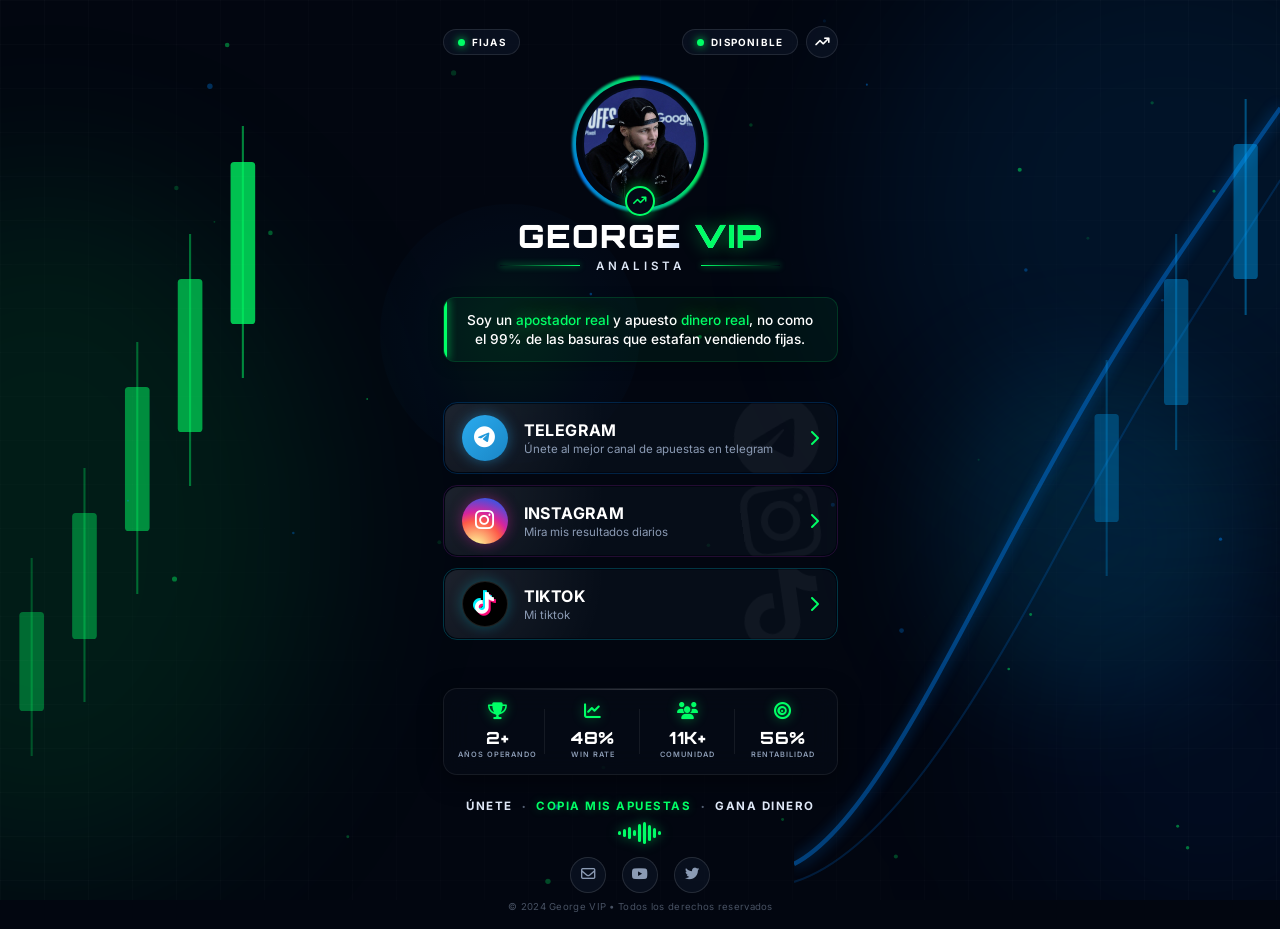
<file: index.html>
<!DOCTYPE html>
<html lang="es">

<head>
    <meta charset="UTF-8">
    <meta name="viewport" content="width=device-width, initial-scale=1.0">
    <title>George VIP | El Mejor Analista de Apuestas Deportivas</title>
    <meta name="description" content="George VIP es considerado el mejor analista de apuestas deportivas. Análisis experto, dinero real y resultados comprobados. Únete a la élite.">
    <meta name="keywords" content="George VIP, analista de apuestas, apuestas deportivas, tipster profesional, ganar dinero apuestas, pronósticos deportivos">
    
    <!-- Open Graph / Facebook / WhatsApp -->
    <meta property="og:type" content="website">
    <meta property="og:url" content="https://georgevip.vercel.app/">
    <meta property="og:title" content="George VIP | El Mejor Analista de Apuestas Deportivas">
    <meta property="og:description" content="¿Buscas al mejor analista de apuestas deportivas? George VIP ofrece análisis reales con dinero real. Únete al Telegram oficial.">
    <meta property="og:image" content="https://georgevip.vercel.app/avatar1.jpg">

    <!-- Twitter -->
    <meta property="twitter:card" content="summary_large_image">
    <meta property="twitter:url" content="https://georgevip.vercel.app/">
    <meta property="twitter:title" content="George VIP | El Mejor Analista de Apuestas Deportivas">
    <meta property="twitter:description" content="¿Buscas al mejor analista de apuestas deportivas? George VIP ofrece análisis reales con dinero real. Únete al Telegram oficial.">
    <meta property="twitter:image" content="https://georgevip.vercel.app/avatar1.jpg">

    <!-- Favicon / Icons -->
    <link rel="icon" type="image/jpeg" href="avatar1.jpg">
    <link rel="apple-touch-icon" href="avatar1.jpg">
    <link rel="shortcut icon" href="avatar1.jpg">


    <!-- Structured Data (Schema.org) -->
    <script type="application/ld+json">
    {
      "@context": "https://schema.org",
      "@type": "Person",
      "name": "George VIP",
      "url": "https://georgevip.vercel.app/",
      "image": "https://georgevip.vercel.app/avatar1.jpg",
      "sameAs": [
        "https://t.me/+WYAotZ-Fwis5ZmMx",
        "https://www.instagram.com/georgevip__",
        "https://www.tiktok.com/@georgevip_69"
      ],
      "jobTitle": "El Mejor Analista de Apuestas Deportivas",
      "description": "George VIP es el mejor analista de apuestas deportivas con más de 5 años de experiencia y un win rate del 85%."
    }
    </script>

    <link rel="stylesheet" href="style.css">
    <link
        href="https://fonts.googleapis.com/css2?family=Orbitron:wght@400;700;800;900&family=Inter:wght@400;500;600;700&display=swap"
        rel="stylesheet">
    <link rel="stylesheet" href="https://cdnjs.cloudflare.com/ajax/libs/font-awesome/6.4.0/css/all.min.css">
</head>

<body>

    <!-- ═══════════ CINEMATIC BACKGROUND ═══════════ -->
    <div class="bg-scene">
        <!-- Ambient Particles Canvas -->
        <canvas id="ambient-particles" style="position: absolute; inset: 0; pointer-events: none; z-index: 1;"></canvas>

        <!-- Deep ambient glows -->
        <div class="glow glow-green-left"></div>
        <div class="glow glow-blue-top"></div>
        <div class="glow glow-blue-right"></div>
        <div class="glow glow-blue-bottom"></div>

        <!-- Left candlestick chart -->
        <svg class="chart chart-left" viewBox="0 0 160 500" preserveAspectRatio="none">
            <!-- wicks -->
            <line x1="18" y1="310" x2="18" y2="420" stroke="#00ff66" stroke-width="1.2" opacity="0.25" />
            <line x1="48" y1="260" x2="48" y2="390" stroke="#00ff66" stroke-width="1.2" opacity="0.3" />
            <line x1="78" y1="190" x2="78" y2="330" stroke="#00ff66" stroke-width="1.2" opacity="0.35" />
            <line x1="108" y1="130" x2="108" y2="270" stroke="#00ff66" stroke-width="1.2" opacity="0.4" />
            <line x1="138" y1="70" x2="138" y2="210" stroke="#00ff66" stroke-width="1.2" opacity="0.5" />
            <!-- bodies -->
            <rect x="11" y="340" width="14" height="55" rx="2" fill="#00ff66" opacity="0.35" />
            <rect x="41" y="285" width="14" height="70" rx="2" fill="#00ff66" opacity="0.40" />
            <rect x="71" y="215" width="14" height="80" rx="2" fill="#00ff66" opacity="0.50" />
            <rect x="101" y="155" width="14" height="85" rx="2" fill="#00ff66" opacity="0.60" />
            <rect x="131" y="90" width="14" height="90" rx="2" fill="#00ff66" opacity="0.75" />
        </svg>

        <!-- Right area: line + candlesticks -->
        <svg class="chart chart-right" viewBox="0 0 280 500" preserveAspectRatio="none">
            <!-- main trend line -->
            <defs>
                <filter id="glow-blue">
                    <feGaussianBlur stdDeviation="4" result="coloredBlur" />
                    <feMerge>
                        <feMergeNode in="coloredBlur" />
                        <feMergeNode in="SourceGraphic" />
                    </feMerge>
                </filter>
            </defs>
            <path class="trend-line-1 anim-draw" d="M0,480 C40,460 80,380 130,290 S200,170 280,60" fill="none" stroke="#0088ff" stroke-width="2.5"
                opacity="0.45" filter="url(#glow-blue)" stroke-dasharray="600" stroke-dashoffset="600" />
            <path class="trend-line-2 anim-draw-delay" d="M0,490 C50,475 100,400 150,310 S220,190 280,100" fill="none" stroke="#0088ff" stroke-width="1.2"
                opacity="0.18" stroke-dasharray="600" stroke-dashoffset="600" />
            <!-- right candlesticks -->
            <line x1="180" y1="200" x2="180" y2="320" stroke="#00aaff" stroke-width="1.2" opacity="0.25" />
            <rect x="173" y="230" width="14" height="60" rx="2" fill="#00aaff" opacity="0.30" />
            <line x1="220" y1="130" x2="220" y2="250" stroke="#00aaff" stroke-width="1.2" opacity="0.30" />
            <rect x="213" y="155" width="14" height="70" rx="2" fill="#00aaff" opacity="0.35" />
            <line x1="260" y1="55" x2="260" y2="175" stroke="#00aaff" stroke-width="1.2" opacity="0.40" />
            <rect x="253" y="80" width="14" height="75" rx="2" fill="#00aaff" opacity="0.42" />
        </svg>

        <!-- Grid -->
        <div class="grid-overlay"></div>
    </div>

    <!-- ═══════════ MAIN CONTENT ═══════════ -->
    <main class="app">

        <!-- Header -->
        <header class="top-bar">
            <div class="badge"><span class="pulse"></span>FIJAS</div>
            <div class="top-bar-right">
                <div class="badge"><span class="pulse"></span>DISPONIBLE</div>
                <button class="icon-pill"><i class="fa-solid fa-arrow-trend-up"></i></button>
            </div>
        </header>

        <!-- Profile -->
        <section class="profile">
            <div class="avatar-wrap" onclick="openViewer()" style="cursor: pointer;" title="Ver en 3D">
                <div class="avatar-ring-outer"></div>
                <div class="avatar-ring-inner"></div>
                <img src="avatar1.jpg" alt="George VIP - El mejor analista de apuestas deportivas" class="avatar-img">
                <div class="avatar-badge"><i class="fa-solid fa-arrow-trend-up"></i></div>
            </div>
            <h1 class="name">GEORGE <span class="green">VIP</span></h1>
            <div class="separator">
                <span class="sep-line left"></span>
                <span class="sep-text">ANALISTA</span>
                <span class="sep-line right"></span>
            </div>
            <p class="tagline"></span>Soy un <span class="green">apostador real</span> y apuesto <span class="green">dinero real</span>, no como el 99% de las basuras que estafan vendiendo fijas.</p>
        </section>

        <!-- Social Links -->
        <section class="links">
            <a href="https://t.me/+WYAotZ-Fwis5ZmMx" id="btn-telegram" class="card card-blue" target="_blank"
                rel="noopener noreferrer">
                <i class="fa-brands fa-telegram card-bg-icon"></i>
                <div class="card-icon-wrap telegram-icon"><i class="fa-brands fa-telegram"></i></div>
                <div class="card-text">
                    <h3>TELEGRAM</h3>
                    <p>Únete al mejor canal de apuestas en telegram</p>
                </div>
                <i class="fa-solid fa-chevron-right card-arrow"></i>
            </a>

            <a href="https://www.instagram.com/georgevip__" id="btn-instagram" class="card card-purple" target="_blank"
                rel="noopener noreferrer">
                <i class="fa-brands fa-instagram card-bg-icon"></i>
                <div class="card-icon-wrap instagram-icon"><i class="fa-brands fa-instagram"></i></div>
                <div class="card-text">
                    <h3>INSTAGRAM</h3>
                    <p>Mira mis resultados diarios</p>
                </div>
                <i class="fa-solid fa-chevron-right card-arrow"></i>
            </a>

            <a href="https://www.tiktok.com/@georgevip_69?_r=1&_t=ZS-95vQFMJ3RdU" id="btn-tiktok" class="card card-cyan"
                target="_blank" rel="noopener noreferrer">
                <i class="fa-brands fa-tiktok card-bg-icon"></i>
                <div class="card-icon-wrap tiktok-icon"><i class="fa-brands fa-tiktok"></i></div>
                <div class="card-text">
                    <h3>TIKTOK</h3>
                    <p>Mi tiktok</p>
                </div>
                <i class="fa-solid fa-chevron-right card-arrow"></i>
            </a>
        </section>

        <!-- Stats -->
        <section class="stats">
            <div class="stat">
                <i class="fa-solid fa-trophy"></i>
                <div class="stat-val"><span class="counter" data-target="5">0</span>+</div>
                <div class="stat-lbl">AÑOS OPERANDO</div>
            </div>
            <div class="stat">
                <i class="fa-solid fa-chart-line"></i>
                <div class="stat-val"><span class="counter" data-target="85">0</span>%</div>
                <div class="stat-lbl">WIN RATE</div>
            </div>
            <div class="stat">
                <i class="fa-solid fa-users"></i>
                <div class="stat-val"><span class="counter" data-target="21">0</span>K+</div>
                <div class="stat-lbl">COMUNIDAD</div>
            </div>
            <div class="stat">
                <i class="fa-solid fa-bullseye"></i>
                <div class="stat-val"><span class="counter" data-target="99">0</span>%</div>
                <div class="stat-lbl">RENTABILIDAD</div>
            </div>
        </section>

        <!-- Footer -->
        <footer class="foot">
            <div class="motto">
                <span>ÚNETE</span>
                <span class="dot-sep">•</span>
                <span class="green">COPIA MIS APUESTAS</span>
                <span class="dot-sep">•</span>
                <span>GANA DINERO</span>
            </div>
            <div class="wave-bar">
                <svg width="44" height="22" viewBox="0 0 44 22">
                    <rect x="0" y="9" width="3" height="4" rx="1.5" fill="#00ff66" />
                    <rect x="5" y="7" width="3" height="8" rx="1.5" fill="#00ff66" />
                    <rect x="10" y="5" width="3" height="12" rx="1.5" fill="#00ff66" />
                    <rect x="15" y="8" width="3" height="6" rx="1.5" fill="#00ff66" />
                    <rect x="20" y="2" width="3" height="18" rx="1.5" fill="#00ff66" />
                    <rect x="25" y="0" width="3" height="22" rx="1.5" fill="#00ff66" />
                    <rect x="30" y="3" width="3" height="16" rx="1.5" fill="#00ff66" />
                    <rect x="35" y="6" width="3" height="10" rx="1.5" fill="#00ff66" />
                    <rect x="40" y="9" width="3" height="4" rx="1.5" fill="#00ff66" />
                </svg>
            </div>
            <div class="socials">
                <a href="#" id="soc-email" class="soc-btn"><i class="fa-regular fa-envelope"></i></a>
                <a href="#" id="soc-yt" class="soc-btn"><i class="fa-brands fa-youtube"></i></a>
                <a href="#" id="soc-tw" class="soc-btn"><i class="fa-brands fa-twitter"></i></a>
            </div>
            <p class="copy">© 2024 George VIP • Todos los derechos reservados</p>
        </footer>

    </main>

    <!-- Simple Image Modal -->
    <div id="viewer-modal" class="viewer-modal simple-modal" onclick="closeViewer()">
        <button class="close-modal-btn" onclick="closeViewer()"><i class="fa-solid fa-xmark"></i></button>
        <img src="steph_curry.png" alt="Avatar" class="modal-image" onclick="event.stopPropagation()">
    </div>

    <script>
        // Animación de contadores
        const counters = document.querySelectorAll('.counter');
        const duration = 2000; // Duración total en milisegundos (2 segundos)

        const startCounters = (entries, observer) => {
            entries.forEach(entry => {
                if (entry.isIntersecting) {
                    const counter = entry.target;
                    const target = +counter.getAttribute('data-target');
                    let startTime = null;

                    const updateCount = (timestamp) => {
                        if (!startTime) startTime = timestamp;
                        const progress = timestamp - startTime;
                        const percentage = Math.min(progress / duration, 1);

                        // Cálculo del valor actual basado en el tiempo
                        const currentCount = Math.floor(percentage * target);
                        counter.innerText = currentCount;

                        if (percentage < 1) {
                            requestAnimationFrame(updateCount);
                        } else {
                            counter.innerText = target;
                        }
                    };

                    requestAnimationFrame(updateCount);
                    observer.unobserve(counter);
                }
            });
        };

        const observerOptions = {
            threshold: 0.5
        };

        const observer = new IntersectionObserver(startCounters, observerOptions);
        counters.forEach(counter => observer.observe(counter));

        // ================= PARTÍCULAS DE FONDO INTERACTIVAS =================
        const canvas = document.getElementById('ambient-particles');
        const ctx = canvas.getContext('2d');

        let particles = [];
        let mouse = { x: null, y: null, radius: 120 };

        function resizeCanvas() {
            canvas.width = window.innerWidth;
            canvas.height = window.innerHeight;
        }
        window.addEventListener('resize', resizeCanvas);
        resizeCanvas();

        window.addEventListener('mousemove', (e) => {
            mouse.x = e.clientX;
            mouse.y = e.clientY;
        });
        window.addEventListener('mouseleave', () => {
            mouse.x = null;
            mouse.y = null;
        });

        class Particle {
            constructor() {
                this.reset();
                this.y = Math.random() * canvas.height;
            }
            reset() {
                this.x = Math.random() * canvas.width;
                this.y = canvas.height + Math.random() * 50;
                this.size = Math.random() * 2 + 0.8;
                this.speedX = Math.random() * 0.4 - 0.2;
                this.speedY = -Math.random() * 0.7 - 0.2;
                this.opacity = Math.random() * 0.4 + 0.1;
                // Colores neon verde o azul según el diseño
                this.color = Math.random() > 0.4 ? '0, 255, 102' : '0, 136, 255'; 
            }
            update() {
                this.x += this.speedX;
                this.y += this.speedY;

                // Interacción sutil con el mouse (repulsión suave)
                if (mouse.x !== null && mouse.y !== null) {
                    const dx = this.x - mouse.x;
                    const dy = this.y - mouse.y;
                    const distance = Math.hypot(dx, dy);
                    if (distance < mouse.radius) {
                        const force = (mouse.radius - distance) / mouse.radius;
                        const angle = Math.atan2(dy, dx);
                        this.x += Math.cos(angle) * force * 1.5;
                        this.y += Math.sin(angle) * force * 1.5;
                    }
                }

                if (this.y < -10 || this.x < -10 || this.x > canvas.width + 10) {
                    this.reset();
                }
            }
            draw() {
                ctx.beginPath();
                ctx.arc(this.x, this.y, this.size, 0, Math.PI * 2);
                ctx.fillStyle = `rgba(${this.color}, ${this.opacity})`;
                ctx.fill();
            }
        }

        function initParticles() {
            const count = Math.min(50, Math.floor((canvas.width * canvas.height) / 30000));
            particles = [];
            for (let i = 0; i < count; i++) {
                particles.push(new Particle());
            }
        }
        initParticles();
        window.addEventListener('resize', initParticles);

        function animateParticles() {
            ctx.clearRect(0, 0, canvas.width, canvas.height);
            particles.forEach(p => {
                p.update();
                p.draw();
            });
            requestAnimationFrame(animateParticles);
        }
        animateParticles();

        // ================= SPOTLIGHT INTERACTIVO Y TILT 3D EN TARJETAS =================
        const cards = document.querySelectorAll('.card');
        cards.forEach(card => {
            card.addEventListener('mousemove', e => {
                const rect = card.getBoundingClientRect();
                const x = e.clientX - rect.left;
                const y = e.clientY - rect.top;
                card.style.setProperty('--mouse-x', `${x}px`);
                card.style.setProperty('--mouse-y', `${y}px`);

                // Inclinación 3D (Tilt)
                const width = rect.width;
                const height = rect.height;
                const mouseX = x - width / 2;
                const mouseY = y - height / 2;
                
                // Rotación máxima de 8 grados para suavidad y elegancia
                const rX = (mouseY / (height / 2)) * -8;
                const rY = (mouseX / (width / 2)) * 8;
                
                card.style.transform = `perspective(1000px) rotateX(${rX}deg) rotateY(${rY}deg) scale3d(1.02, 1.02, 1.02)`;
            });

            card.addEventListener('mouseleave', () => {
                card.style.transform = `perspective(1000px) rotateX(0deg) rotateY(0deg) scale3d(1, 1, 1)`;
            });
        });

        // ================= GLOW AURA INTERACTIVA DEL CURSOR =================
        const cursorGlow = document.createElement('div');
        cursorGlow.className = 'cursor-glow';
        document.body.appendChild(cursorGlow);

        window.addEventListener('mousemove', e => {
            cursorGlow.style.left = e.clientX + 'px';
            cursorGlow.style.top = e.clientY + 'px';
        });

        // Agrandar la aureola en los elementos interactivos
        const interactiveElements = document.querySelectorAll('.card, .icon-pill, .soc-btn');
        interactiveElements.forEach(el => {
            el.addEventListener('mouseenter', () => {
                cursorGlow.style.width = '420px';
                cursorGlow.style.height = '420px';
                cursorGlow.style.background = 'radial-gradient(circle, rgba(0, 255, 102, 0.12) 0%, rgba(0, 136, 255, 0.05) 50%, transparent 100%)';
            });
            el.addEventListener('mouseleave', () => {
                cursorGlow.style.width = '260px';
                cursorGlow.style.height = '260px';
                cursorGlow.style.background = 'radial-gradient(circle, rgba(0, 255, 102, 0.07) 0%, rgba(0, 136, 255, 0.03) 50%, transparent 100%)';
            });
        });

        // ================= VISOR SIMPLE =================
        const viewerModal = document.getElementById('viewer-modal');

        function openViewer() {
            viewerModal.classList.add('active');
            document.body.style.overflow = 'hidden';
        }

        function closeViewer() {
            viewerModal.classList.remove('active');
            document.body.style.overflow = '';
        }
    </script>
</body>

</html>
</file>
<file: style.css>
/* ═══════════════════════════════════════
   GEORGE VIP — Premium Trading Profile
   Single-screen, cinematic dark theme
   ═══════════════════════════════════════ */

/* ── Variables ─────────────────────────── */
:root {
    --green: #00ff66;
    --blue: #0088ff;
    --cyan: #00e5ff;
    --purple: #9c27b0;
    --dark: #020610;
    --card: rgba(10, 17, 30, 0.65);
    --muted: #8b9bb4;
}

/* ── Reset ──────────────────────────────── */
*,
*::before,
*::after {
    margin: 0;
    padding: 0;
    box-sizing: border-box;
}

/* ── Body — Adaptable Viewport ───── */
html,
body {
    width: 100%;
    min-height: 100vh;
    overflow-x: hidden;
}

body {
    background: var(--dark);
    color: #fff;
    font-family: 'Inter', sans-serif;
    display: flex;
    justify-content: center;
    align-items: center;
    overflow-y: auto;
}

/* ══════════════════════════════════════════
   CINEMATIC BACKGROUND
   ══════════════════════════════════════════ */
.bg-scene {
    position: fixed;
    inset: 0;
    z-index: 0;
    pointer-events: none;
    overflow: hidden;
}

/* Ambient glows */
.glow {
    position: absolute;
    border-radius: 50%;
    filter: blur(90px);
}

.glow-green-left {
    width: 550px;
    height: 700px;
    left: -18%;
    top: 20%;
    background: rgba(0, 255, 102, 0.09);
    animation: glowMove1 20s infinite alternate ease-in-out;
}

.glow-blue-top {
    width: 600px;
    height: 600px;
    right: -15%;
    top: -10%;
    background: rgba(0, 136, 255, 0.10);
    animation: glowMove2 25s infinite alternate ease-in-out;
}

@keyframes glowMove1 {
    0% { transform: translate(0, 0) scale(1); }
    100% { transform: translate(6%, 12%) scale(1.12); }
}

@keyframes glowMove2 {
    0% { transform: translate(0, 0) scale(1); }
    100% { transform: translate(-10%, -6%) scale(1.08); }
}

.glow-blue-right {
    width: 320px;
    height: 320px;
    right: 2%;
    top: 42%;
    background: rgba(0, 180, 255, 0.13);
    border-radius: 50%;
    filter: blur(60px);
    animation: glowMove3 18s infinite alternate ease-in-out;
}

.glow-blue-bottom {
    width: 400px;
    height: 400px;
    right: -10%;
    bottom: -5%;
    background: rgba(0, 100, 255, 0.07);
    animation: glowMove4 22s infinite alternate ease-in-out;
}

@keyframes glowMove3 {
    0% { transform: translate(0, 0) scale(1); }
    100% { transform: translate(-10%, -10%) scale(1.2); }
}

@keyframes glowMove4 {
    0% { transform: translate(0, 0) scale(1); }
    100% { transform: translate(-5%, -8%) scale(1.15); }
}

/* Left candlestick chart */
.chart {
    position: absolute;
}

.chart-left {
    left: 0;
    top: 0;
    width: 22%;
    height: 100%;
    opacity: 0;
    animation: chartFadeIn 2.2s cubic-bezier(0.16, 1, 0.3, 1) forwards;
    animation-delay: 0.3s;
}

.chart-right {
    right: 0;
    top: 0;
    width: 38%;
    height: 100%;
    opacity: 0;
    animation: chartFadeIn 2.2s cubic-bezier(0.16, 1, 0.3, 1) forwards;
    animation-delay: 0.5s;
}

@keyframes chartFadeIn {
    to { opacity: 1; }
}

.trend-line-1 {
    stroke-dasharray: 1200;
    stroke-dashoffset: 1200;
    animation: drawLine 2.5s cubic-bezier(0.16, 1, 0.3, 1) forwards;
    animation-delay: 0.8s;
}

.trend-line-2 {
    stroke-dasharray: 1200;
    stroke-dashoffset: 1200;
    animation: drawLine 3s cubic-bezier(0.16, 1, 0.3, 1) forwards;
    animation-delay: 1s;
}

@keyframes drawLine {
    to { stroke-dashoffset: 0; }
}

/* Grid */
.grid-overlay {
    position: absolute;
    inset: 0;
    background-image:
        linear-gradient(rgba(255, 255, 255, 0.018) 1px, transparent 1px),
        linear-gradient(90deg, rgba(255, 255, 255, 0.018) 1px, transparent 1px);
    background-size: 44px 44px;
    mask-image: radial-gradient(ellipse 70% 70% at 50% 50%, transparent 20%, black 100%);
    -webkit-mask-image: radial-gradient(ellipse 70% 70% at 50% 50%, transparent 20%, black 100%);
}

/* ══════════════════════════════════════════
   MAIN LAYOUT — single screen column
   ══════════════════════════════════════════ */
.app {
    position: relative;
    z-index: 10;
    width: 100%;
    max-width: 430px;
    min-height: 100vh;
    display: flex;
    flex-direction: column;
    justify-content: space-between;
    padding: 1.6rem 1.1rem 1rem;
    margin: auto;
    gap: 1.5rem;
}

/* ── TOP BAR ───────────────────────────── */
.top-bar {
    display: flex;
    justify-content: space-between;
    align-items: center;
    flex-shrink: 0;
}

.top-bar-right {
    display: flex;
    align-items: center;
    gap: 0.5rem;
}

.badge {
    display: flex;
    align-items: center;
    gap: 0.45rem;
    background: rgba(15, 25, 42, 0.55);
    border: 1px solid rgba(255, 255, 255, 0.10);
    backdrop-filter: blur(12px);
    border-radius: 20px;
    padding: 0.38rem 0.85rem;
    font-size: 0.62rem;
    font-weight: 700;
    letter-spacing: 1.2px;
}

.pulse {
    width: 7px;
    height: 7px;
    border-radius: 50%;
    background: var(--green);
    box-shadow: 0 0 8px var(--green);
    animation: pulseAnim 2s ease-in-out infinite;
}

@keyframes pulseAnim {

    0%,
    100% {
        opacity: 1;
        transform: scale(1);
    }

    50% {
        opacity: 0.6;
        transform: scale(1.3);
    }
}

.icon-pill {
    width: 32px;
    height: 32px;
    border-radius: 50%;
    background: rgba(15, 25, 42, 0.55);
    border: 1px solid rgba(255, 255, 255, 0.10);
    backdrop-filter: blur(12px);
    color: #fff;
    cursor: pointer;
    display: flex;
    align-items: center;
    justify-content: center;
    font-size: 0.8rem;
    transition: border-color .25s;
}

.icon-pill:hover {
    border-color: var(--green);
}

/* ── PROFILE ───────────────────────────── */
.profile {
    display: flex;
    flex-direction: column;
    align-items: center;
    text-align: center;
    flex-shrink: 0;
    gap: 0;
}

.avatar-wrap {
    position: relative;
    width: 124px;
    height: 124px;
    margin-bottom: 0.85rem;
    flex-shrink: 0;
}

/* Outer animated ring */
.avatar-wrap {
    transition: transform 0.5s cubic-bezier(0.175, 0.885, 0.32, 1.275);
}

.avatar-wrap:hover {
    transform: scale(1.08) rotate(4deg);
}

.avatar-ring-outer {
    position: absolute;
    inset: -6px;
    border-radius: 50%;
    background: conic-gradient(var(--blue) 0deg,
            var(--green) 120deg,
            var(--blue) 240deg,
            var(--green) 360deg);
    animation: spinPulseRing 6s linear infinite;
    filter: blur(1px);
    opacity: 0.9;
}

@keyframes spinPulseRing {
    0% {
        transform: rotate(0deg) scale(1);
        filter: blur(1px) drop-shadow(0 0 5px rgba(0, 255, 102, 0.4));
    }
    50% {
        transform: rotate(180deg) scale(1.04);
        filter: blur(1.5px) drop-shadow(0 0 15px rgba(0, 136, 255, 0.6));
    }
    100% {
        transform: rotate(360deg) scale(1);
        filter: blur(1px) drop-shadow(0 0 5px rgba(0, 255, 102, 0.4));
    }
}

/* Inner dark mask */
.avatar-ring-inner {
    position: absolute;
    inset: -2px;
    border-radius: 50%;
    background: var(--dark);
    z-index: 1;
}

.avatar-img {
    position: absolute;
    top: 4px;
    left: 4px;
    width: calc(100% - 8px);
    height: calc(100% - 8px);
    border-radius: 50%;
    object-fit: cover;
    object-position: center top;
    z-index: 2;
    border: 2.5px solid #040a17;
    display: block;
}

.avatar-badge {
    position: absolute;
    bottom: -10px;
    left: 50%;
    transform: translateX(-50%);
    z-index: 3;
    width: 30px;
    height: 30px;
    border-radius: 50%;
    background: #040a17;
    border: 2px solid var(--green);
    display: flex;
    align-items: center;
    justify-content: center;
    color: var(--green);
    font-size: 0.75rem;
    box-shadow: 0 0 12px rgba(0, 255, 102, 0.5);
}

.name {
    font-family: 'Orbitron', sans-serif;
    font-size: 2rem;
    font-weight: 900;
    letter-spacing: 1.5px;
    line-height: 1;
    margin-bottom: 0.45rem;
    background: linear-gradient(120deg, #fff 30%, #a2c4ff 42%, #fff 55%, #fff 100%);
    background-size: 200% auto;
    -webkit-background-clip: text;
    -webkit-text-fill-color: transparent;
    animation: shineText 5s linear infinite;
}

@keyframes shineText {
    0% { background-position: 200% center; }
    100% { background-position: -200% center; }
}

.green {
    color: var(--green);
    -webkit-text-fill-color: var(--green);
    text-shadow: 0 0 18px rgba(0, 255, 102, 0.5);
}

.separator {
    display: flex;
    align-items: center;
    gap: 1rem;
    width: 100%;
    max-width: 280px;
    margin-bottom: 0.5rem;
}

.sep-line {
    height: 1px;
    flex: 1;
    box-shadow: 0 0 6px var(--green);
}

.sep-line.left {
    background: linear-gradient(90deg, transparent, var(--green));
}

.sep-line.right {
    background: linear-gradient(270deg, transparent, var(--green));
}

.sep-text {
    font-size: 0.72rem;
    font-weight: 600;
    letter-spacing: 4px;
    color: #dde6f5;
    white-space: nowrap;
}

.tagline {
    font-size: 0.85rem;
    color: #fff;
    font-weight: 500;
    line-height: 1.4;
    margin: 1rem 0;
    padding: 0.8rem 1rem;
    background: rgba(0, 255, 102, 0.05);
    border: 1px solid rgba(0, 255, 102, 0.15);
    border-radius: 12px;
    backdrop-filter: blur(8px);
    box-shadow: 0 4px 15px rgba(0, 0, 0, 0.2);
    position: relative;
    overflow: hidden;
}

.tagline::before {
    content: '';
    position: absolute;
    left: 0;
    top: 0;
    height: 100%;
    width: 3px;
    background: var(--green);
    box-shadow: 0 0 10px var(--green);
}

/* ── LINKS ─────────────────────────────── */
.links {
    display: flex;
    flex-direction: column;
    gap: 0.7rem;
    flex-shrink: 0;
}

.card {
    display: flex;
    align-items: center;
    background: transparent;
    border-radius: 14px;
    padding: 0.75rem 1.1rem;
    text-decoration: none;
    color: #fff;
    position: relative;
    overflow: hidden;
    /* 3D tilt setup */
    transform-style: preserve-3d;
    transition: transform 0.15s ease-out, box-shadow 0.3s;
    border: 1px solid transparent;
    z-index: 1;
}

.card:hover {
    box-shadow: 0 15px 35px rgba(0, 0, 0, 0.5), inset 0 0 10px rgba(255, 255, 255, 0.05);
}

/* Border Beam - Conic gradient border spin beam on hover */
.card::before {
    content: '';
    position: absolute;
    top: -50%;
    left: -50%;
    width: 200%;
    height: 200%;
    background: conic-gradient(
        transparent 50%, 
        var(--theme-color, #00ff66) 80%, 
        transparent 100%
    );
    animation: borderSpin 4s linear infinite;
    z-index: -2;
    opacity: 0;
    transition: opacity 0.4s ease;
    pointer-events: none;
}

.card:hover::before {
    opacity: 1;
}

/* Inner mask + Spotlight */
.card::after {
    content: '';
    position: absolute;
    inset: 1px;
    background: radial-gradient(320px circle at var(--mouse-x, 0px) var(--mouse-y, 0px), rgba(255, 255, 255, 0.09), transparent 50%), var(--card);
    border-radius: 13px;
    z-index: -1;
    transition: background 0.3s;
    backdrop-filter: blur(14px);
    -webkit-backdrop-filter: blur(14px);
    pointer-events: none;
}

.card:hover::after {
    background: radial-gradient(320px circle at var(--mouse-x, 0px) var(--mouse-y, 0px), rgba(255, 255, 255, 0.13), transparent 50%), rgba(14, 24, 44, 0.95);
}

.card-blue {
    --theme-color: #0088ff;
    border-color: rgba(0, 136, 255, 0.22);
}

.card-purple {
    --theme-color: #9c27b0;
    border-color: rgba(156, 39, 176, 0.22);
}

.card-cyan {
    --theme-color: #00e5ff;
    border-color: rgba(0, 229, 255, 0.22);
}

/* Watermark icon */
.card-bg-icon {
    position: absolute;
    right: 18px;
    top: 50%;
    transform: translateY(-50%) rotate(-8deg);
    font-size: 5.5rem;
    opacity: 0.04;
    z-index: 0;
    pointer-events: none;
}

/* Icon circle */
.card-icon-wrap {
    width: 46px;
    height: 46px;
    border-radius: 50%;
    display: flex;
    align-items: center;
    justify-content: center;
    font-size: 1.35rem;
    flex-shrink: 0;
    margin-right: 1rem;
    position: relative;
    z-index: 1;
}

.telegram-icon {
    background: linear-gradient(135deg, #2aabee, #1a86c6);
    box-shadow: 0 0 14px rgba(42, 171, 238, 0.45);
}

.instagram-icon {
    background: radial-gradient(circle at 30% 107%, #fdf497 0%, #fdf497 5%, #fd5949 45%, #d6249f 60%, #285aeb 90%);
    box-shadow: 0 0 14px rgba(214, 36, 159, 0.45);
}

.tiktok-icon {
    background: #000;
    border: 1px solid rgba(255, 255, 255, 0.12);
    box-shadow: 0 0 14px rgba(0, 242, 254, 0.25);
}

.tiktok-icon i {
    text-shadow: -2px -2px 0 #00f2fe, 2px 2px 0 #fe0979;
}

.card-text {
    flex: 1;
    z-index: 1;
}

.card-text h3 {
    font-family: 'Inter', sans-serif;
    font-size: 1rem;
    font-weight: 700;
    letter-spacing: 0.4px;
    margin-bottom: 0.1rem;
}

.card-text p {
    font-size: 0.72rem;
    color: var(--muted);
}

.card-arrow {
    color: var(--green);
    font-size: 1rem;
    z-index: 1;
}

/* ── STATS ─────────────────────────────── */
.stats {
    display: grid;
    grid-template-columns: repeat(4, 1fr);
    background: rgba(8, 13, 24, 0.55);
    border: 1px solid rgba(255, 255, 255, 0.07);
    border-radius: 14px;
    padding: 0.9rem 0.4rem;
    backdrop-filter: blur(14px);
    position: relative;
    box-shadow: 0 6px 24px rgba(0, 0, 0, 0.4);
    flex-shrink: 0;
    margin-top: 1.5rem; /* Espacio extra después de los links */
}

.stats::before {
    content: '';
    position: absolute;
    top: 0;
    left: 8%;
    right: 8%;
    height: 1px;
    background: linear-gradient(90deg, transparent, rgba(255, 255, 255, 0.18), transparent);
}

.stat {
    display: flex;
    flex-direction: column;
    align-items: center;
    text-align: center;
    position: relative;
}

.stat:not(:last-child)::after {
    content: '';
    position: absolute;
    right: 0;
    top: 10%;
    height: 80%;
    width: 1px;
    background: rgba(255, 255, 255, 0.07);
}

.stat i {
    color: var(--green);
    font-size: 1.05rem;
    margin-bottom: 0.4rem;
    filter: drop-shadow(0 0 6px rgba(0, 255, 102, 0.45));
}

.stat-val {
    font-family: 'Orbitron', sans-serif;
    font-size: 1.05rem;
    font-weight: 800;
    margin-bottom: 0.18rem;
    letter-spacing: 0.5px;
}

.stat-lbl {
    font-size: 0.46rem;
    color: var(--muted);
    letter-spacing: 1px;
    font-weight: 600;
}

/* ── FOOTER ────────────────────────────── */
.foot {
    display: flex;
    flex-direction: column;
    align-items: center;
    gap: 0.55rem;
    flex-shrink: 0;
}

.motto {
    display: flex;
    justify-content: center;
    align-items: center;
    flex-wrap: wrap;
    gap: 0.6rem;
    font-size: 0.72rem;
    font-weight: 700;
    letter-spacing: 1.5px;
    color: #dde6f5;
    text-align: center;
    width: 100%;
    max-width: 380px;
    margin: 0 auto;
}

.motto .green {
    color: var(--green);
    text-shadow: 0 0 10px rgba(0, 255, 102, 0.3);
}

.dot-sep {
    color: var(--muted);
    font-size: 0.45rem;
    opacity: 0.6;
}

.wave-bar {
    filter: drop-shadow(0 0 6px rgba(0, 255, 102, 0.55));
    margin: 0;
}

.wave-bar svg rect {
    transform-origin: bottom;
    animation: eqAnim 1s ease-in-out infinite alternate;
}

.wave-bar svg rect:nth-child(1) { animation-delay: 0.1s; animation-duration: 0.8s; }
.wave-bar svg rect:nth-child(2) { animation-delay: 0.3s; animation-duration: 1.1s; }
.wave-bar svg rect:nth-child(3) { animation-delay: 0.5s; animation-duration: 0.9s; }
.wave-bar svg rect:nth-child(4) { animation-delay: 0.2s; animation-duration: 1.2s; }
.wave-bar svg rect:nth-child(5) { animation-delay: 0.6s; animation-duration: 0.7s; }
.wave-bar svg rect:nth-child(6) { animation-delay: 0.1s; animation-duration: 1.0s; }
.wave-bar svg rect:nth-child(7) { animation-delay: 0.4s; animation-duration: 1.1s; }
.wave-bar svg rect:nth-child(8) { animation-delay: 0.2s; animation-duration: 0.8s; }
.wave-bar svg rect:nth-child(9) { animation-delay: 0.5s; animation-duration: 1.2s; }

@keyframes eqAnim {
    0% { transform: scaleY(0.4); }
    100% { transform: scaleY(1.5); }
}

.socials {
    display: flex;
    gap: 1rem;
}

.soc-btn {
    width: 36px;
    height: 36px;
    border-radius: 50%;
    border: 1px solid rgba(255, 255, 255, 0.12);
    background: rgba(15, 25, 42, 0.5);
    color: var(--muted);
    font-size: 0.9rem;
    display: flex;
    align-items: center;
    justify-content: center;
    text-decoration: none;
    transition: color .25s, border-color .25s, transform .25s;
}

.soc-btn:hover {
    color: #fff;
    border-color: rgba(255, 255, 255, 0.35);
    transform: translateY(-2px);
}

.copy {
    font-size: 0.6rem;
    color: rgba(139, 155, 180, 0.5);
    letter-spacing: 0.3px;
}

/* ══════════════════════════════════════════
   RESPONSIVE & ADAPTIVE STYLES
   ══════════════════════════════════════════ */
@media (max-height: 800px) {
    .app {
        padding: 1.2rem 1.1rem 1rem;
        gap: 1.2rem;
    }
    .avatar-wrap {
        width: 110px;
        height: 110px;
        margin-bottom: 0.6rem;
    }
    .name {
        font-size: 1.7rem;
    }
    .tagline {
        margin: 0.6rem 0;
        padding: 0.6rem 0.8rem;
    }
    .stats {
        margin-top: 1rem;
    }
}

@media (max-height: 700px), (max-width: 380px) {
    .app {
        padding: 1rem 0.8rem;
        gap: 0.8rem;
    }
    .avatar-wrap {
        width: 90px;
        height: 90px;
        margin-bottom: 0.4rem;
    }
    .name {
        font-size: 1.5rem;
    }
    .separator {
        margin-bottom: 0.3rem;
    }
    .tagline {
        font-size: 0.75rem;
        margin: 0.5rem 0;
        padding: 0.5rem 0.7rem;
    }
    .links {
        gap: 0.5rem;
    }
    .card {
        padding: 0.5rem 0.8rem;
    }
    .card-icon-wrap {
        width: 38px;
        height: 38px;
        font-size: 1.1rem;
        margin-right: 0.6rem;
    }
    .card-text h3 {
        font-size: 0.85rem;
    }
    .card-text p {
        font-size: 0.65rem;
    }
    .stats {
        padding: 0.6rem 0.2rem;
        margin-top: 0.5rem;
    }
    .stat-val {
        font-size: 0.9rem;
    }
    .stat-lbl {
        font-size: 0.42rem;
    }
    .motto {
        font-size: 0.65rem;
        gap: 0.4rem;
    }
    .wave-bar svg {
        transform: scale(0.8);
    }
    .socials {
        gap: 0.8rem;
    }
    .soc-btn {
        width: 32px;
        height: 32px;
        font-size: 0.8rem;
    }
}

/* ================= STAGGERED REVEAL ON LOAD ================= */
.top-bar, 
.profile, 
.links .card, 
.stats, 
.foot {
    opacity: 0;
    animation: revealIn 1.2s cubic-bezier(0.16, 1, 0.3, 1) forwards;
}

.top-bar { animation-delay: 0.15s; }
.profile { animation-delay: 0.35s; }
.links .card:nth-child(1) { animation-delay: 0.55s; }
.links .card:nth-child(2) { animation-delay: 0.65s; }
.links .card:nth-child(3) { animation-delay: 0.75s; }
.stats { animation-delay: 0.9s; }
.foot { animation-delay: 1.1s; }

@keyframes revealIn {
    0% {
        opacity: 0;
        transform: translateY(30px) scale(0.95);
        filter: blur(8px);
    }
    100% {
        opacity: 1;
        transform: translateY(0) scale(1);
        filter: blur(0);
    }
}

/* Premium Scrollbar Customization */
::-webkit-scrollbar {
    width: 8px;
}
::-webkit-scrollbar-track {
    background: var(--dark);
}
::-webkit-scrollbar-thumb {
    background: rgba(0, 255, 102, 0.2);
    border-radius: 4px;
    transition: background 0.3s;
}
::-webkit-scrollbar-thumb:hover {
    background: rgba(0, 255, 102, 0.4);
}

/* ================= BORDER BEAM ROTATION KEYFRAMES ================= */
@keyframes borderSpin {
    100% {
        transform: rotate(360deg);
    }
}

/* ================= GLOW AURA INTERACTIVA DEL CURSOR ================= */
.cursor-glow {
    position: fixed;
    width: 260px;
    height: 260px;
    border-radius: 50%;
    background: radial-gradient(circle, rgba(0, 255, 102, 0.07) 0%, rgba(0, 136, 255, 0.03) 50%, transparent 100%);
    pointer-events: none;
    z-index: 2; /* sits right above the canvas background and behind main content card */
    transform: translate(-50%, -50%);
    transition: width 0.3s cubic-bezier(0.16, 1, 0.3, 1), height 0.3s cubic-bezier(0.16, 1, 0.3, 1), background 0.3s ease;
    mix-blend-mode: screen;
}

/* ================= AUTO-DRAW TREND LINE ================= */
.anim-draw {
    animation: dash-draw 2.5s cubic-bezier(0.16, 1, 0.3, 1) forwards;
    animation-delay: 0.5s;
}

.anim-draw-delay {
    animation: dash-draw 2.5s cubic-bezier(0.16, 1, 0.3, 1) forwards;
    animation-delay: 0.7s;
}

@keyframes dash-draw {
    to {
        stroke-dashoffset: 0;
    }
}

/* ================= MOBILE TOUCH ENHANCEMENTS ================= */
@media (pointer: coarse) {
    /* Hide cursor aura on mobile as there's no cursor */
    .cursor-glow {
        display: none !important;
    }

    /* Add an elegant pulse effect to cards so they look alive without hover */
    .card {
        animation: pulse-glow-mobile 4s infinite alternate;
    }

    .card:nth-child(2) {
        animation-delay: 1.3s;
    }

    .card:nth-child(3) {
        animation-delay: 2.6s;
    }

    /* Active state (touch press) simulation */
    .card:active {
        transform: scale(0.97) !important;
        transition: transform 0.1s ease-out;
    }
}

@keyframes pulse-glow-mobile {
    0% {
        box-shadow: inset 0 0 0px rgba(0, 255, 102, 0), 0 4px 20px rgba(0, 0, 0, 0.4);
    }
    100% {
        box-shadow: inset 0 0 15px rgba(0, 255, 102, 0.08), 0 4px 24px rgba(0, 255, 102, 0.1);
    }
}

/* ================= SIMPLE VIEWER MODAL ================= */
.viewer-modal {
    position: fixed;
    inset: 0;
    z-index: 9999;
    background: rgba(11, 14, 20, 0.9);
    backdrop-filter: blur(8px);
    display: flex;
    justify-content: center;
    align-items: center;
    opacity: 0;
    pointer-events: none;
    transition: opacity 0.4s ease;
}

.viewer-modal.active {
    opacity: 1;
    pointer-events: all;
}

.close-modal-btn {
    position: absolute;
    top: 2rem;
    right: 2rem;
    background: rgba(255,255,255,0.1);
    border: 1px solid rgba(255,255,255,0.2);
    color: white;
    width: 44px;
    height: 44px;
    border-radius: 50%;
    font-size: 1.5rem;
    cursor: pointer;
    display: flex;
    justify-content: center;
    align-items: center;
    transition: all 0.2s;
    z-index: 10;
}

.close-modal-btn:hover {
    background: rgba(255,255,255,0.2);
    transform: scale(1.1);
}

.modal-image {
    max-width: 90%;
    max-height: 90vh;
    border-radius: 12px;
    box-shadow: 0 15px 40px rgba(0,0,0,0.5);
    object-fit: contain;
    animation: zoomIn 0.4s cubic-bezier(0.16, 1, 0.3, 1);
}

@keyframes zoomIn {
    0% { transform: scale(0.9); opacity: 0; }
    100% { transform: scale(1); opacity: 1; }
}
</file>
